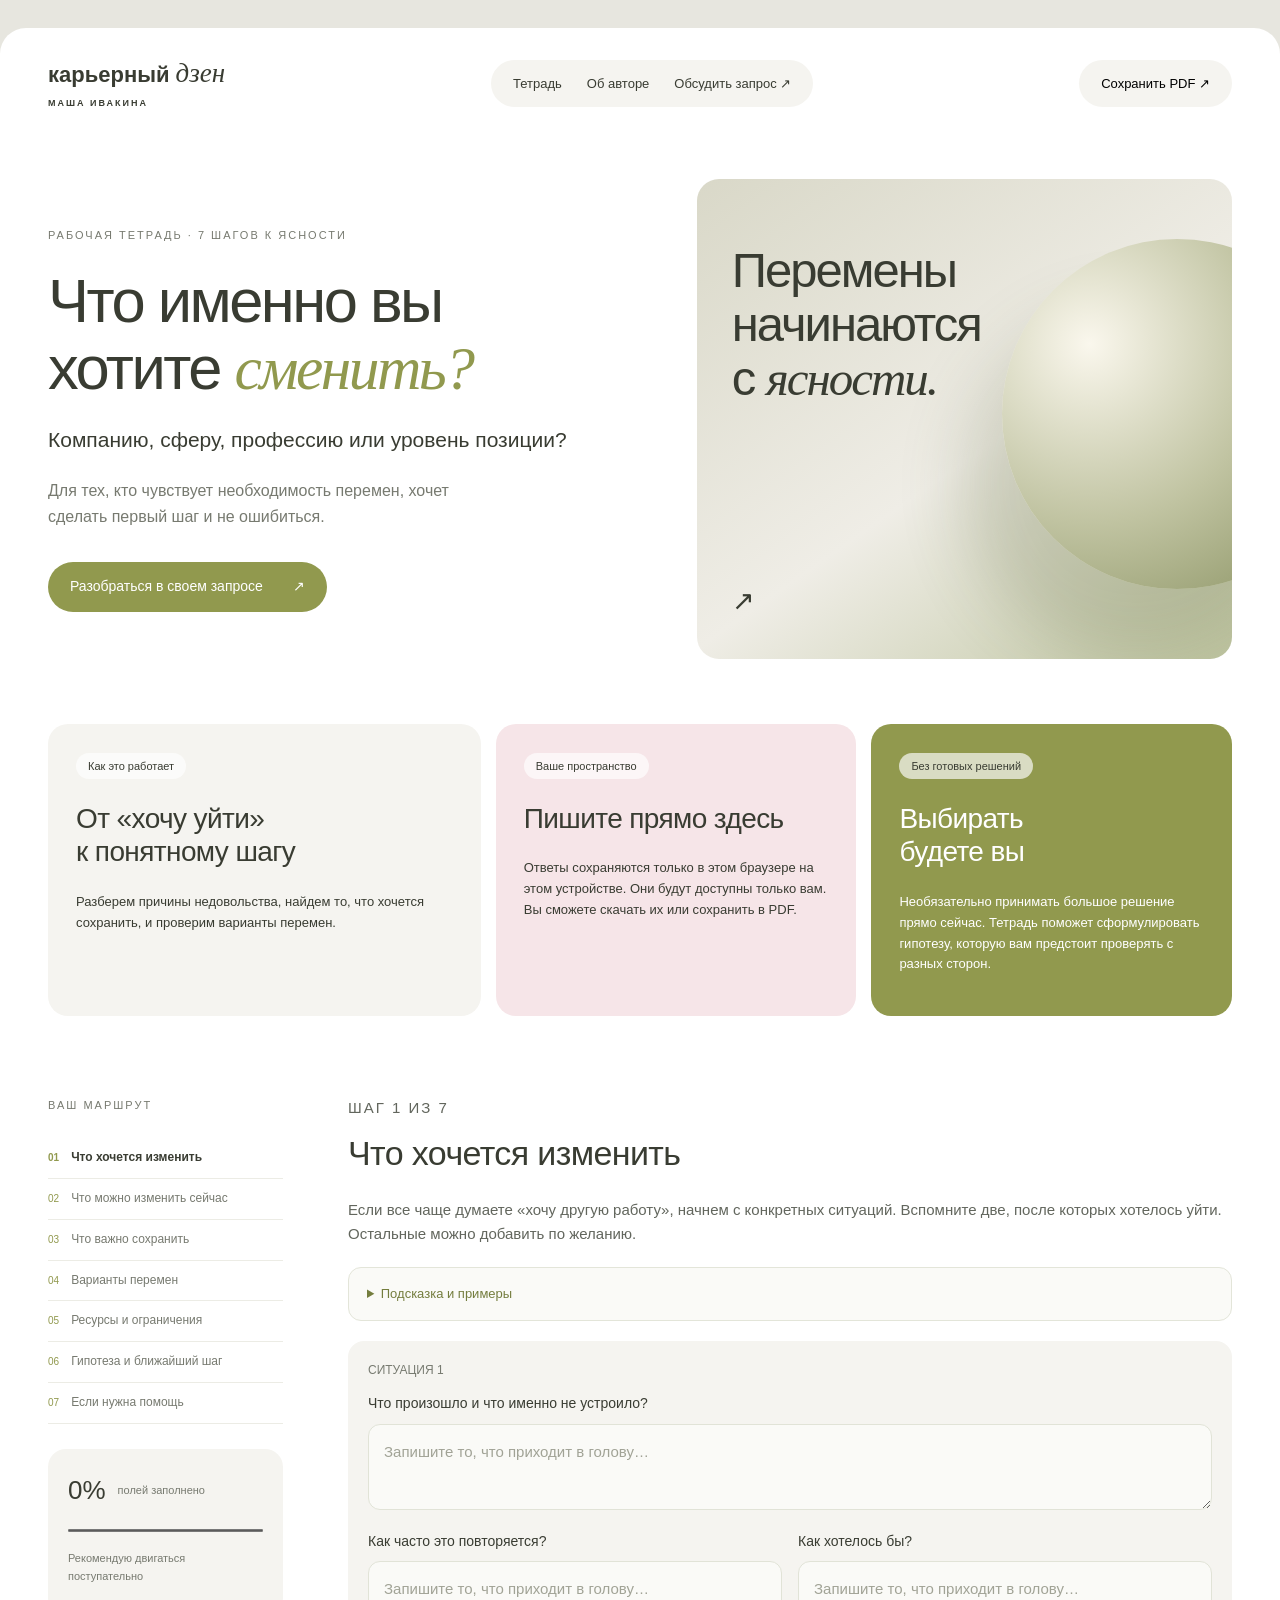
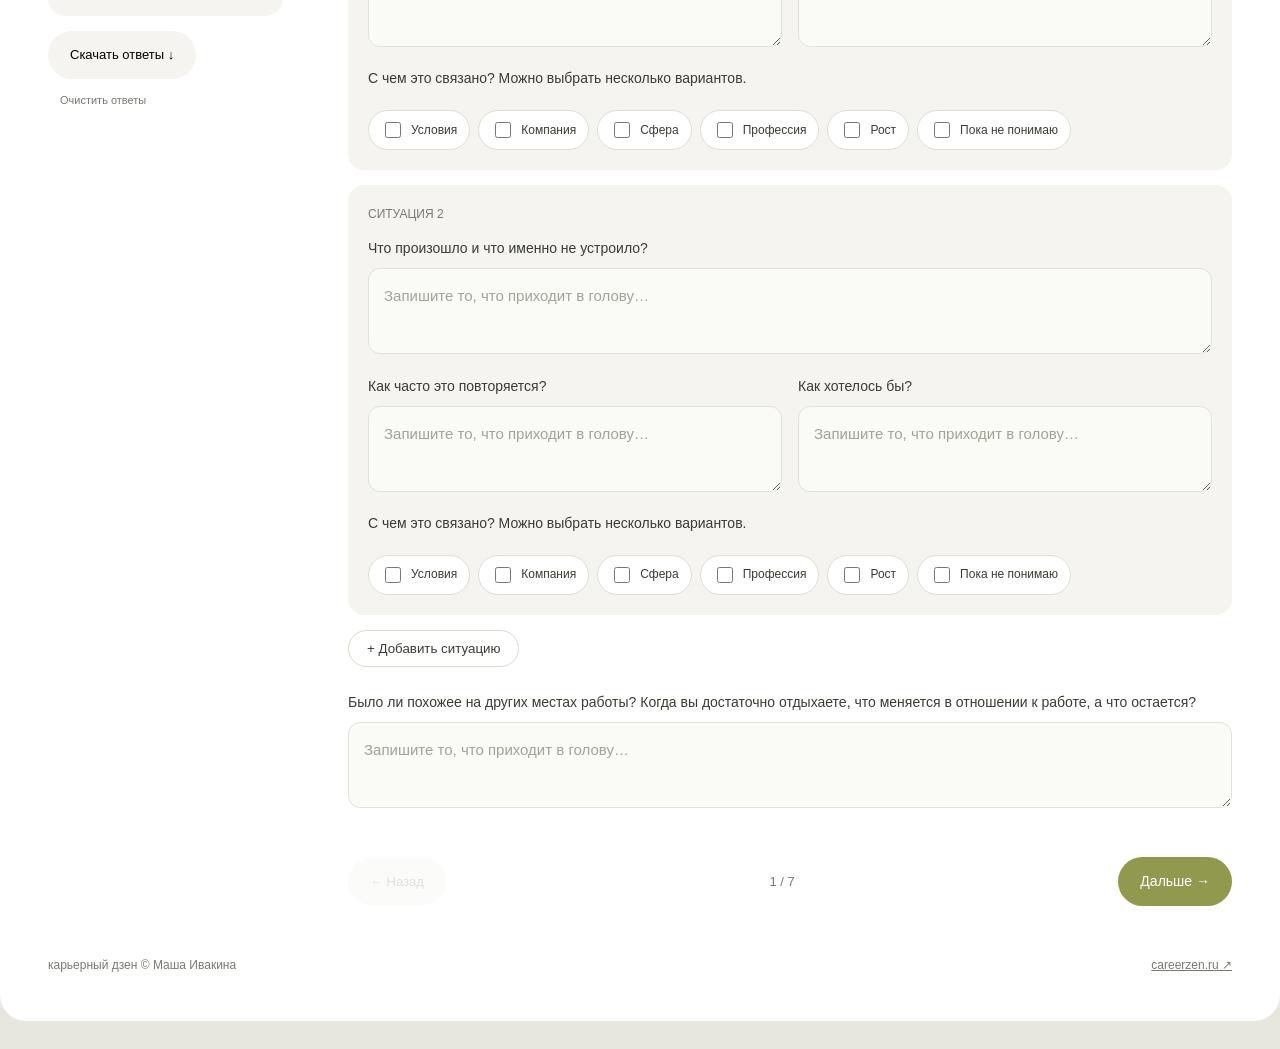
<file: career-change/index.html>
<!doctype html><html lang="ru"><head><meta charset="UTF-8"><meta name="viewport" content="width=device-width,initial-scale=1"><title>Тетрадь перемен — Карьерный дзен</title><meta name="description" content="Интерактивная рабочая тетрадь: понять, что хочется изменить в работе, и выбрать следующий шаг."><link rel="stylesheet" href="style.css?v=20261117-employer"></head><body><div class="shell"><header><a class="brand" href="#">карьерный <i>дзен</i><span>МАША ИВАКИНА</span></a><nav><a href="#workbook">Тетрадь</a><a href="#chapter-7">Об авторе</a><a href="https://careerzen.ru/#rec872205765" target="_blank" rel="noopener">Обсудить запрос ↗</a></nav><button class="small" id="print">Сохранить PDF ↗</button></header><main><section class="hero"><div><p class="eyebrow">РАБОЧАЯ ТЕТРАДЬ · 7 ШАГОВ К ЯСНОСТИ</p><h1>Что именно вы<br>хотите <em>сменить?</em></h1><p class="choices">Компанию, сферу, профессию или уровень позиции?</p><p class="lead">Для тех, кто чувствует необходимость перемен, хочет сделать первый шаг и не ошибиться.</p><a class="button" href="#workbook">Разобраться в своем запросе <span>↗</span></a></div><div class="hero-art" aria-hidden="true"><div class="orb"></div><p>Перемены<br>начинаются<br>с <i>ясности.</i></p><div class="art-bottom"><span>↗</span></div></div></section><section class="intro-grid"><div class="soft"><span class="tag">Как это работает</span><h2>От «хочу уйти»<br>к понятному шагу</h2><p>Разберем причины недовольства, найдем то, что хочется сохранить, и проверим варианты перемен.</p></div><div class="pink"><span class="tag">Ваше пространство</span><h2>Пишите прямо здесь</h2><p>Ответы сохраняются только в этом браузере на этом устройстве. Они будут доступны только вам. Вы сможете скачать их или сохранить в PDF.</p></div><div class="olive"><span class="tag">Без готовых решений</span><h2>Выбирать <br>будете вы</h2><p>Необязательно принимать большое решение прямо сейчас. Тетрадь поможет сформулировать гипотезу, которую вам предстоит проверять с разных сторон.</p></div></section><section id="workbook" class="workspace"><aside><p class="eyebrow">ВАШ МАРШРУТ</p><div id="steps"></div><div class="progress-card"><div><strong id="percent">0%</strong><span>полей заполнено</span></div><progress id="progress" value="0" max="100"></progress><p id="save-status" role="status">Рекомендую двигаться поступательно</p></div><button id="export" class="small">Скачать ответы ↓</button><button id="reset" class="text-button">Очистить ответы</button></aside><div><div id="sections"></div><div class="pager"><button id="back" class="small">← Назад</button><span id="page-label"></span><button id="next" class="button">Дальше →</button></div></div></section></main><footer><span>карьерный дзен © Маша Ивакина</span><a href="https://careerzen.ru" target="_blank" rel="noopener">careerzen.ru ↗</a></footer></div><script src="app.js?v=20261121-growth-short"></script></body></html>
</file>
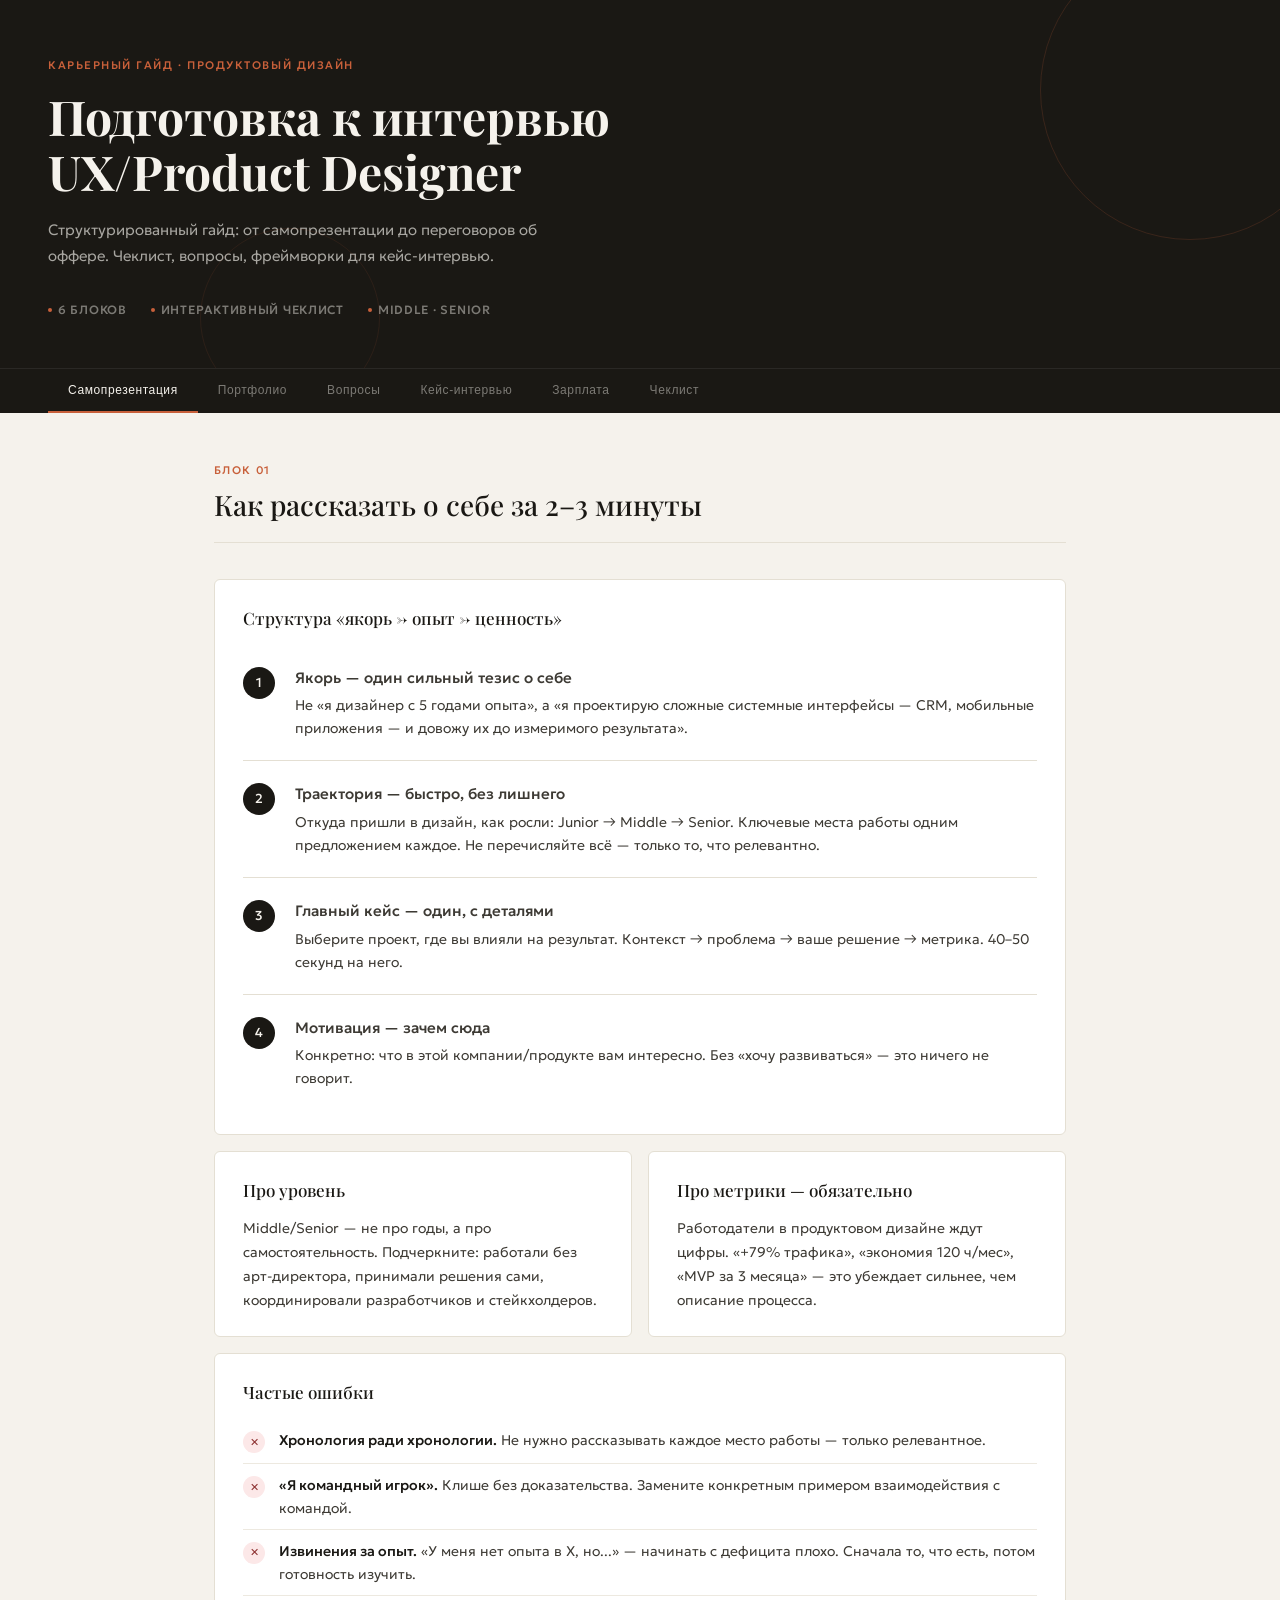
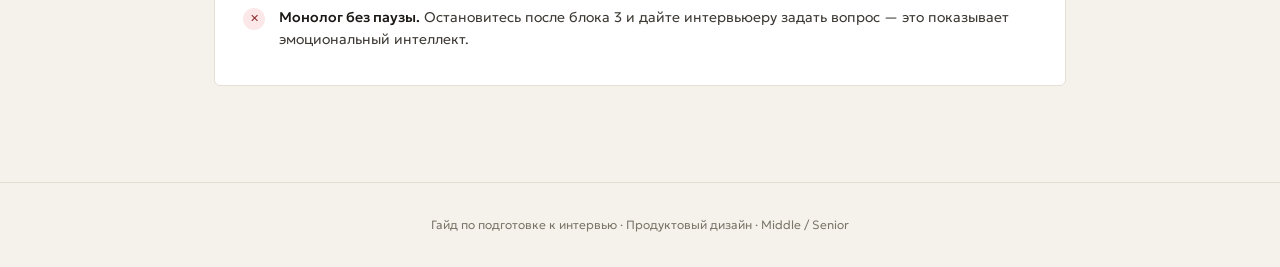
<file: interview-guide.html>
<!DOCTYPE html>
<html lang="ru">
<head>
<meta charset="UTF-8">
<meta name="viewport" content="width=device-width, initial-scale=1.0">
<title>Гайд по подготовке к интервью — Продуктовый дизайн</title>
<link href="https://fonts.googleapis.com/css2?family=Playfair+Display:wght@400;500;700&family=Geologica:wght@300;400;500&display=swap" rel="stylesheet">
<style>
  *, *::before, *::after { box-sizing: border-box; margin: 0; padding: 0; }

  :root {
    --ink: #1a1814;
    --ink2: #3d3a34;
    --ink3: #7a7568;
    --paper: #f5f2ec;
    --paper2: #ede9e0;
    --paper3: #e4dfd3;
    --accent: #c8603a;
    --accent2: #8b3a20;
    --gold: #b89a5a;
    --green: #3a6645;
    --red: #8b2e2e;
    --serif: 'Playfair Display', Georgia, serif;
    --sans: 'Geologica', sans-serif;
    --r: 6px;
  }

  html { scroll-behavior: smooth; }

  body {
    background: var(--paper);
    color: var(--ink);
    font-family: var(--sans);
    font-weight: 300;
    line-height: 1.7;
    min-height: 100vh;
  }

  /* ── HEADER ── */
  header {
    background: var(--ink);
    color: var(--paper);
    padding: 56px 48px 48px;
    position: relative;
    overflow: hidden;
  }
  header::before {
    content: '';
    position: absolute;
    top: -60px; right: -60px;
    width: 300px; height: 300px;
    border-radius: 50%;
    border: 1px solid rgba(200,96,58,.18);
  }
  header::after {
    content: '';
    position: absolute;
    bottom: -40px; left: 200px;
    width: 180px; height: 180px;
    border-radius: 50%;
    border: 1px solid rgba(200,96,58,.1);
  }
  .header-eyebrow {
    font-size: 11px;
    font-weight: 500;
    letter-spacing: .14em;
    text-transform: uppercase;
    color: var(--accent);
    margin-bottom: 14px;
  }
  header h1 {
    font-family: var(--serif);
    font-size: clamp(28px, 5vw, 48px);
    font-weight: 700;
    line-height: 1.15;
    max-width: 640px;
    margin-bottom: 18px;
  }
  header p {
    font-size: 15px;
    color: rgba(245,242,236,.65);
    max-width: 520px;
  }
  .header-meta {
    margin-top: 32px;
    display: flex;
    gap: 24px;
    flex-wrap: wrap;
  }
  .header-meta span {
    font-size: 12px;
    font-weight: 500;
    letter-spacing: .06em;
    text-transform: uppercase;
    color: rgba(245,242,236,.45);
    display: flex;
    align-items: center;
    gap: 6px;
  }
  .header-meta span::before {
    content: '';
    width: 4px; height: 4px;
    border-radius: 50%;
    background: var(--accent);
    flex-shrink: 0;
  }

  /* ── NAV ── */
  nav {
    background: var(--ink);
    border-top: 1px solid rgba(255,255,255,.07);
    padding: 0 48px;
    position: sticky;
    top: 0;
    z-index: 100;
    display: flex;
    gap: 0;
    overflow-x: auto;
    scrollbar-width: none;
  }
  nav::-webkit-scrollbar { display: none; }
  .nav-btn {
    padding: 14px 20px;
    font-size: 12px;
    font-weight: 500;
    letter-spacing: .05em;
    color: rgba(245,242,236,.45);
    background: none;
    border: none;
    border-bottom: 2px solid transparent;
    cursor: pointer;
    white-space: nowrap;
    transition: color .2s, border-color .2s;
  }
  .nav-btn:hover { color: rgba(245,242,236,.8); }
  .nav-btn.active { color: var(--paper); border-bottom-color: var(--accent); }

  /* ── MAIN ── */
  main {
    max-width: 900px;
    margin: 0 auto;
    padding: 48px 24px 80px;
  }

  .section { display: none; }
  .section.active { display: block; }

  /* ── SECTION HEADER ── */
  .section-header {
    margin-bottom: 36px;
    padding-bottom: 20px;
    border-bottom: 1px solid var(--paper3);
  }
  .section-eyebrow {
    font-size: 11px;
    font-weight: 500;
    letter-spacing: .12em;
    text-transform: uppercase;
    color: var(--accent);
    margin-bottom: 8px;
  }
  .section-title {
    font-family: var(--serif);
    font-size: 28px;
    font-weight: 500;
    color: var(--ink);
    line-height: 1.2;
  }

  /* ── CARDS ── */
  .card {
    background: #fff;
    border: 1px solid var(--paper3);
    border-radius: var(--r);
    padding: 24px 28px;
    margin-bottom: 16px;
  }
  .card-title {
    font-family: var(--serif);
    font-size: 17px;
    font-weight: 500;
    margin-bottom: 12px;
    color: var(--ink);
  }
  .card-body {
    font-size: 14px;
    color: var(--ink2);
    line-height: 1.7;
  }
  .card-body b { font-weight: 500; color: var(--ink); }
  .card.accent-left { border-left: 3px solid var(--accent); }
  .card.full-bg { background: var(--ink); color: var(--paper); border-color: var(--ink); }
  .card.full-bg .card-title { color: var(--paper); }
  .card.full-bg .card-body { color: rgba(245,242,236,.7); }

  .row { display: grid; grid-template-columns: 1fr 1fr; gap: 16px; margin-bottom: 16px; }
  @media (max-width: 600px) { .row { grid-template-columns: 1fr; } }
  .row .card { margin-bottom: 0; }

  /* ── STEPS ── */
  .steps { display: flex; flex-direction: column; gap: 0; }
  .step {
    display: flex;
    gap: 20px;
    padding: 20px 0;
    border-bottom: 1px solid var(--paper3);
    position: relative;
  }
  .step:last-child { border-bottom: none; }
  .step-num {
    flex-shrink: 0;
    width: 32px; height: 32px;
    border-radius: 50%;
    background: var(--ink);
    color: var(--paper);
    font-size: 13px;
    font-weight: 500;
    display: flex;
    align-items: center;
    justify-content: center;
    margin-top: 2px;
  }
  .step-content { flex: 1; }
  .step-title { font-weight: 500; font-size: 15px; margin-bottom: 4px; }
  .step-desc { font-size: 14px; color: var(--ink2); line-height: 1.65; }

  /* ── TAGS / PILLS ── */
  .pill {
    display: inline-block;
    font-size: 11px;
    font-weight: 500;
    padding: 3px 10px;
    border-radius: 20px;
    margin: 2px 3px 2px 0;
  }
  .pill-ink    { background: var(--ink); color: var(--paper); }
  .pill-accent { background: #fceee8; color: var(--accent2); }
  .pill-green  { background: #e8f3eb; color: var(--green); }
  .pill-gold   { background: #f5eddb; color: #7a6030; }
  .pill-red    { background: #f5e8e8; color: var(--red); }

  /* ── Q BLOCKS ── */
  .q-block {
    padding: 20px 24px;
    background: #fff;
    border: 1px solid var(--paper3);
    border-radius: var(--r);
    margin-bottom: 14px;
    border-left: 3px solid var(--paper3);
    transition: border-color .2s;
  }
  .q-block:hover { border-left-color: var(--accent); }
  .q-badge {
    display: inline-block;
    font-size: 11px;
    font-weight: 500;
    padding: 2px 8px;
    border-radius: 4px;
    margin-bottom: 8px;
    letter-spacing: .04em;
  }
  .badge-hard  { background: #fce8e8; color: var(--red); }
  .badge-med   { background: #f5eddb; color: #7a6030; }
  .badge-easy  { background: #e8f3eb; color: var(--green); }
  .q-text { font-weight: 500; font-size: 15px; margin-bottom: 8px; font-family: var(--serif); }
  .q-hint { font-size: 13px; color: var(--ink3); line-height: 1.65; }
  .q-hint b { font-weight: 500; color: var(--ink2); }

  /* ── CHECKLIST ── */
  .check-group { margin-bottom: 32px; }
  .check-group-title {
    font-size: 11px;
    font-weight: 500;
    letter-spacing: .12em;
    text-transform: uppercase;
    color: var(--ink3);
    margin-bottom: 12px;
    padding-bottom: 8px;
    border-bottom: 1px solid var(--paper3);
  }
  .check-item {
    display: flex;
    gap: 14px;
    align-items: flex-start;
    padding: 12px 0;
    border-bottom: 1px solid var(--paper2);
    cursor: pointer;
    transition: opacity .15s;
  }
  .check-item:last-child { border-bottom: none; }
  .check-item.done { opacity: .45; }
  .check-item.done .check-text { text-decoration: line-through; }
  .check-box {
    flex-shrink: 0;
    width: 20px; height: 20px;
    border-radius: 4px;
    border: 1.5px solid var(--paper3);
    background: #fff;
    display: flex;
    align-items: center;
    justify-content: center;
    margin-top: 2px;
    transition: all .15s;
    font-size: 12px;
    color: transparent;
  }
  .check-item.done .check-box {
    background: var(--ink);
    border-color: var(--ink);
    color: var(--paper);
  }
  .check-text { font-size: 14px; color: var(--ink2); line-height: 1.55; }

  /* ── MATCH ITEMS ── */
  .match-item {
    display: flex;
    gap: 14px;
    align-items: flex-start;
    padding: 10px 0;
    border-bottom: 1px solid var(--paper2);
    font-size: 14px;
    color: var(--ink2);
    line-height: 1.6;
  }
  .match-item:last-child { border-bottom: none; }
  .match-ico {
    flex-shrink: 0;
    width: 22px; height: 22px;
    border-radius: 50%;
    display: flex;
    align-items: center;
    justify-content: center;
    font-size: 11px;
    font-weight: 500;
    margin-top: 2px;
  }
  .ico-y { background: #e8f3eb; color: var(--green); }
  .ico-n { background: #fce8e8; color: var(--red); }
  .ico-m { background: #f5eddb; color: #7a6030; }

  /* ── SALARY HIGHLIGHT ── */
  .salary-quote {
    background: var(--paper2);
    border-left: 3px solid var(--gold);
    padding: 16px 20px;
    border-radius: 0 var(--r) var(--r) 0;
    font-size: 14px;
    color: var(--ink2);
    margin: 14px 0;
    font-style: italic;
    line-height: 1.65;
  }

  /* ── WARNINGS LIST ── */
  .warn-list { list-style: none; }
  .warn-list li {
    display: flex;
    gap: 10px;
    align-items: flex-start;
    font-size: 14px;
    color: var(--ink2);
    padding: 8px 0;
    border-bottom: 1px solid var(--paper2);
    line-height: 1.55;
  }
  .warn-list li:last-child { border-bottom: none; }
  .warn-list li::before {
    content: '—';
    color: var(--accent);
    flex-shrink: 0;
    font-weight: 500;
  }

  /* ── PROGRESS ── */
  #progress-bar {
    position: fixed;
    top: 0; left: 0;
    height: 2px;
    background: var(--accent);
    transition: width .1s;
    z-index: 999;
  }

  /* ── FOOTER ── */
  footer {
    text-align: center;
    padding: 32px;
    font-size: 12px;
    color: var(--ink3);
    border-top: 1px solid var(--paper3);
  }

  /* ── ANIMATIONS ── */
  @keyframes fadeUp {
    from { opacity: 0; transform: translateY(12px); }
    to   { opacity: 1; transform: translateY(0); }
  }
  .section.active { animation: fadeUp .25s ease; }
</style>
</head>
<body>

<div id="progress-bar"></div>

<header>
  <div class="header-eyebrow">Карьерный гайд · Продуктовый дизайн</div>
  <h1>Подготовка к&nbsp;интервью UX/Product Designer</h1>
  <p>Структурированный гайд: от самопрезентации до переговоров об оффере. Чеклист, вопросы, фреймворки для кейс-интервью.</p>
  <div class="header-meta">
    <span>6 блоков</span>
    <span>Интерактивный чеклист</span>
    <span>Middle · Senior</span>
  </div>
</header>

<nav>
  <button class="nav-btn active" onclick="show('self', this)">Самопрезентация</button>
  <button class="nav-btn" onclick="show('portfolio', this)">Портфолио</button>
  <button class="nav-btn" onclick="show('questions', this)">Вопросы</button>
  <button class="nav-btn" onclick="show('cases', this)">Кейс-интервью</button>
  <button class="nav-btn" onclick="show('salary', this)">Зарплата</button>
  <button class="nav-btn" onclick="show('checklist', this)">Чеклист</button>
</nav>

<main>

  <!-- ── SELF ── -->
  <div id="self" class="section active">
    <div class="section-header">
      <div class="section-eyebrow">Блок 01</div>
      <div class="section-title">Как рассказать о себе за 2–3 минуты</div>
    </div>

    <div class="card">
      <div class="card-title">Структура «якорь → опыт → ценность»</div>
      <div class="card-body">
        <div class="steps">
          <div class="step">
            <div class="step-num">1</div>
            <div class="step-content">
              <div class="step-title">Якорь — один сильный тезис о себе</div>
              <div class="step-desc">Не «я дизайнер с 5 годами опыта», а «я проектирую сложные системные интерфейсы — CRM, мобильные приложения — и довожу их до измеримого результата».</div>
            </div>
          </div>
          <div class="step">
            <div class="step-num">2</div>
            <div class="step-content">
              <div class="step-title">Траектория — быстро, без лишнего</div>
              <div class="step-desc">Откуда пришли в дизайн, как росли: Junior → Middle → Senior. Ключевые места работы одним предложением каждое. Не перечисляйте всё — только то, что релевантно.</div>
            </div>
          </div>
          <div class="step">
            <div class="step-num">3</div>
            <div class="step-content">
              <div class="step-title">Главный кейс — один, с деталями</div>
              <div class="step-desc">Выберите проект, где вы влияли на результат. Контекст → проблема → ваше решение → метрика. 40–50 секунд на него.</div>
            </div>
          </div>
          <div class="step">
            <div class="step-num">4</div>
            <div class="step-content">
              <div class="step-title">Мотивация — зачем сюда</div>
              <div class="step-desc">Конкретно: что в этой компании/продукте вам интересно. Без «хочу развиваться» — это ничего не говорит.</div>
            </div>
          </div>
        </div>
      </div>
    </div>

    <div class="row">
      <div class="card">
        <div class="card-title">Про уровень</div>
        <div class="card-body">Middle/Senior — не про годы, а про самостоятельность. Подчеркните: работали без арт-директора, принимали решения сами, координировали разработчиков и стейкхолдеров.</div>
      </div>
      <div class="card">
        <div class="card-title">Про метрики — обязательно</div>
        <div class="card-body">Работодатели в продуктовом дизайне ждут цифры. «+79% трафика», «экономия 120 ч/мес», «MVP за 3 месяца» — это убеждает сильнее, чем описание процесса.</div>
      </div>
    </div>

    <div class="card">
      <div class="card-title">Частые ошибки</div>
      <div class="card-body">
        <div class="match-item"><div class="match-ico ico-n">✕</div><div><b>Хронология ради хронологии.</b> Не нужно рассказывать каждое место работы — только релевантное.</div></div>
        <div class="match-item"><div class="match-ico ico-n">✕</div><div><b>«Я командный игрок».</b> Клише без доказательства. Замените конкретным примером взаимодействия с командой.</div></div>
        <div class="match-item"><div class="match-ico ico-n">✕</div><div><b>Извинения за опыт.</b> «У меня нет опыта в X, но...» — начинать с дефицита плохо. Сначала то, что есть, потом готовность изучить.</div></div>
        <div class="match-item"><div class="match-ico ico-n">✕</div><div><b>Монолог без паузы.</b> Остановитесь после блока 3 и дайте интервьюеру задать вопрос — это показывает эмоциональный интеллект.</div></div>
      </div>
    </div>
  </div>

  <!-- ── PORTFOLIO ── -->
  <div id="portfolio" class="section">
    <div class="section-header">
      <div class="section-eyebrow">Блок 02</div>
      <div class="section-title">Как подготовить и презентовать портфолио</div>
    </div>

    <div class="row">
      <div class="card">
        <div class="card-title">Структура кейса</div>
        <div class="card-body">
          <b>Контекст</b> — продукт, аудитория, ваша роль<br>
          <b>Проблема</b> — что было не так и откуда это известно<br>
          <b>Процесс</b> — исследование, гипотезы, итерации<br>
          <b>Решение</b> — финальный дизайн с обоснованием<br>
          <b>Результат</b> — метрики или обратная связь
        </div>
      </div>
      <div class="card">
        <div class="card-title">Сколько кейсов</div>
        <div class="card-body">3–5 глубоких кейса лучше, чем 12 поверхностных. Для senior-позиций важна глубина рассуждений.<br><br>Первый кейс — самый сильный. Открывают не тот, который нравится вам, а тот, который работает как аргумент.</div>
      </div>
    </div>

    <div class="card">
      <div class="card-title">Что интервьюер ищет в портфолио</div>
      <div class="card-body">
        <div style="margin-bottom: 14px;">
          <span class="pill pill-ink">Ход мысли</span>
          <span class="pill pill-ink">Работа с данными</span>
          <span class="pill pill-ink">Коллаборация</span>
          <span class="pill pill-ink">Итеративность</span>
          <span class="pill pill-accent">Влияние на продукт</span>
          <span class="pill pill-accent">Самостоятельность</span>
        </div>
        Интервьюер не смотрит на «красоту» — он смотрит, умеете ли вы решать проблемы. Покажите черновики, отброшенные варианты, объясните, почему выбрали именно это решение.
      </div>
    </div>

    <div class="card">
      <div class="card-title">Частые ошибки</div>
      <div class="card-body">
        <div class="match-item"><div class="match-ico ico-n">✕</div><div><b>Только финальные экраны</b> без объяснения процесса — непонятно, ваша ли это работа и почему именно такое решение.</div></div>
        <div class="match-item"><div class="match-ico ico-n">✕</div><div><b>Нет NDA-стратегии</b> — подготовьте, что скажете про проекты под NDA: покажите процесс без конкретных данных или попросите разрешение заранее.</div></div>
        <div class="match-item"><div class="match-ico ico-n">✕</div><div><b>Перегруженный Behance</b> как единственная ссылка — у вас нет контроля над тем, как это смотрится. Figma-презентация или PDF надёжнее.</div></div>
        <div class="match-item"><div class="match-ico ico-n">✕</div><div><b>«Я сделала дизайн» без роли</b> — всегда уточняйте, что именно было вашим: исследование, архитектура, визуал, вся система?</div></div>
      </div>
    </div>
  </div>

  <!-- ── QUESTIONS ── -->
  <div id="questions" class="section">
    <div class="section-header">
      <div class="section-eyebrow">Блок 03</div>
      <div class="section-title">Вопросы, которые задают чаще всего</div>
    </div>

    <div class="q-block">
      <div class="q-badge badge-hard">Сложный</div>
      <div class="q-text">«Расскажите о провале или ошибке в проекте»</div>
      <div class="q-hint"><b>Зачем спрашивают:</b> проверяют рефлексию и зрелость.<br><b>Как отвечать:</b> реальный кейс → что пошло не так → что вы поняли → что изменили после. Не оправдывайтесь и не сваливайте на команду. Вывод важнее самой ошибки.</div>
    </div>

    <div class="q-block">
      <div class="q-badge badge-hard">Сложный</div>
      <div class="q-text">«Как вы отстаиваете своё решение перед стейкхолдерами?»</div>
      <div class="q-hint"><b>Зачем спрашивают:</b> ищут дизайнера, а не исполнителя.<br><b>Как отвечать:</b> конкретный пример, где было давление. Покажите, что аргументируете через данные и цели продукта, а не через «мне так нравится». Упомяните случай, когда уступили — и почему это было правильно.</div>
    </div>

    <div class="q-block">
      <div class="q-badge badge-med">Средний</div>
      <div class="q-text">«Как вы работаете с пользовательскими исследованиями?»</div>
      <div class="q-hint"><b>Зачем спрашивают:</b> хотят понять, насколько вы data-driven.<br><b>Как отвечать:</b> назовите конкретные методы (интервью, usability-тест, аналитика). Покажите, как это влияло на решения — не просто «мы провели интервью», а «интервью показало X → мы изменили Y».</div>
    </div>

    <div class="q-block">
      <div class="q-badge badge-med">Средний</div>
      <div class="q-text">«Как вы приоритизируете задачи, когда их много?»</div>
      <div class="q-hint"><b>Зачем спрашивают:</b> проверяют самоорганизацию и понимание бизнес-логики.<br><b>Как отвечать:</b> упомяните конкретный подход (ICE, MoSCoW, договорённости с PM). Покажите, что умеете говорить «нет» или «не сейчас» и объяснять почему.</div>
    </div>

    <div class="q-block">
      <div class="q-badge badge-med">Средний</div>
      <div class="q-text">«Как вы работаете с дизайн-системой?»</div>
      <div class="q-hint"><b>Зачем спрашивают:</b> хотят знать, умеете ли вы строить систему или только рисовать.<br><b>Как отвечать:</b> расскажите про конкретную систему — компоненты, варианты, токены, документацию. Упомяните, как онбордили других дизайнеров или договаривались с разработчиками о реализации.</div>
    </div>

    <div class="q-block">
      <div class="q-badge badge-easy">Базовый</div>
      <div class="q-text">«Почему вы хотите уйти с текущего места?»</div>
      <div class="q-hint"><b>Как отвечать:</b> говорите про «к чему идёте», не про «от чего бежите». Никогда не критикуйте текущего работодателя. Фокус на новых задачах, масштабе, домене.</div>
    </div>

    <div class="q-block">
      <div class="q-badge badge-easy">Базовый</div>
      <div class="q-text">«Где вы видите себя через 2–3 года?»</div>
      <div class="q-hint"><b>Как отвечать:</b> не «хочу стать арт-директором» как мантра. Реальный вектор: углубление в продуктовую стратегию / рост в lead-дизайнера / экспертиза в домене. Свяжите с тем, что может дать эта компания.</div>
    </div>
  </div>

  <!-- ── CASES ── -->
  <div id="cases" class="section">
    <div class="section-header">
      <div class="section-eyebrow">Блок 04</div>
      <div class="section-title">Кейс-интервью и дизайн-задания</div>
    </div>

    <div class="card accent-left">
      <div class="card-title">Что такое кейс-интервью в дизайне</div>
      <div class="card-body">Вам дают задачу прямо на встрече: «Спроектируйте X» или «Как бы вы улучшили Y». Оценивают не результат, а <b>процесс рассуждений</b>. Правильных ответов нет — есть структурированные и хаотичные.</div>
    </div>

    <div class="card">
      <div class="card-title">Универсальный фреймворк для разбора задачи</div>
      <div class="card-body">
        <div class="steps">
          <div class="step">
            <div class="step-num">1</div>
            <div class="step-content">
              <div class="step-title">Уточните задачу</div>
              <div class="step-desc">«Для кого мы это делаем? Какая метрика успеха? Есть ли ограничения?» Вопросы показывают зрелость.</div>
            </div>
          </div>
          <div class="step">
            <div class="step-num">2</div>
            <div class="step-content">
              <div class="step-title">Определите пользователя и его цель</div>
              <div class="step-desc">Опишите сегмент, сценарий использования, боли. Не рисуйте интерфейс без этого шага.</div>
            </div>
          </div>
          <div class="step">
            <div class="step-num">3</div>
            <div class="step-content">
              <div class="step-title">Сформулируйте проблему</div>
              <div class="step-desc">«Пользователь хочет X, но сталкивается с Y» — одно предложение, которое направляет всё остальное.</div>
            </div>
          </div>
          <div class="step">
            <div class="step-num">4</div>
            <div class="step-content">
              <div class="step-title">Предложите 2–3 направления решения</div>
              <div class="step-desc">Не одно — покажите, что видите варианты. Выберите одно и объясните почему.</div>
            </div>
          </div>
          <div class="step">
            <div class="step-num">5</div>
            <div class="step-content">
              <div class="step-title">Набросайте концепцию</div>
              <div class="step-desc">Схема на бумаге, вайрфрейм вслух. Необязательно красиво — важно, что логика видна.</div>
            </div>
          </div>
          <div class="step">
            <div class="step-num">6</div>
            <div class="step-content">
              <div class="step-title">Критикуйте своё решение сами</div>
              <div class="step-desc">«Слабое место этого решения — X. Проверил бы через Y.» Это отличает senior от junior.</div>
            </div>
          </div>
        </div>
      </div>
    </div>

    <div class="row">
      <div class="card">
        <div class="card-title">Тестовое задание</div>
        <div class="card-body">Уточните срок и объём — «сколько часов вы ожидаете?» Лучше глубоко проработать один поток, чем 10 экранов поверхностно. Добавьте страницу с обоснованием решений — это часто важнее макетов.</div>
      </div>
      <div class="card">
        <div class="card-title">Живой разбор портфолио</div>
        <div class="card-body">Вас попросят «рассказать об этом кейсе подробнее». Готовьтесь к вопросам: «Почему именно такое решение?», «Что бы сделали иначе?», «Как разработчики это восприняли?»</div>
      </div>
    </div>
  </div>

  <!-- ── SALARY ── -->
  <div id="salary" class="section">
    <div class="section-header">
      <div class="section-eyebrow">Блок 05</div>
      <div class="section-title">Переговоры об условиях</div>
    </div>

    <div class="card">
      <div class="card-title">Когда и как называть цифру</div>
      <div class="card-body">
        В вопросе о зарплатных ожиданиях можно обозначить вилку: «от X до Y в зависимости от задач и формата». Обоснуйте через рынок и свои результаты:
        <div class="salary-quote">«Смотрела текущие офферы в этом сегменте, мой опыт и кейсы соответствуют диапазону X–Y».</div>
      </div>
    </div>

    <div class="row">
      <div class="card">
        <div class="card-title">На что обратить внимание кроме оклада</div>
        <div class="card-body">
          <ul class="warn-list">
            <li>Испытательный срок и его оплата</li>
            <li>Бюджет на обучение и конференции</li>
            <li>Как принимаются дизайн-решения</li>
            <li>Есть ли дизайн-ревью и культура обратной связи</li>
            <li>Roadmap продукта — есть ли что проектировать через год</li>
          </ul>
        </div>
      </div>
      <div class="card">
        <div class="card-title">Тревожные сигналы на интервью</div>
        <div class="card-body">
          <ul class="warn-list">
            <li>«Дизайнер у нас один» без контекста роли</li>
            <li>Не могут объяснить метрики продукта</li>
            <li>«Нарисуй — разработчики разберутся»</li>
            <li>Нет ответа на «как вы принимаете продуктовые решения»</li>
            <li>Торопят с ответом по офферу</li>
          </ul>
        </div>
      </div>
    </div>

    <div class="card accent-left">
      <div class="card-title">Если оффер ниже ожидаемого</div>
      <div class="card-body">Не соглашайтесь и не отказывайтесь сразу. Скажите: «Спасибо за оффер, мне нужно пара дней, чтобы всё обдумать». Потом либо контрпредложение с аргументами, либо осознанный отказ. Эмоциональные решения на месте — ошибка в обе стороны.</div>
    </div>
  </div>

  <!-- ── CHECKLIST ── -->
  <div id="checklist" class="section">
    <div class="section-header">
      <div class="section-eyebrow">Блок 06</div>
      <div class="section-title">Чеклист подготовки</div>
    </div>

    <div class="check-group">
      <div class="check-group-title">За неделю до</div>
      <div class="check-item" onclick="toggleCheck(this)"><div class="check-box">✓</div><div class="check-text">Обновить портфолио: убрать слабые работы, добавить метрики</div></div>
      <div class="check-item" onclick="toggleCheck(this)"><div class="check-box">✓</div><div class="check-text">Подготовить 3–5 глубоких кейса со структурой: контекст → процесс → результат</div></div>
      <div class="check-item" onclick="toggleCheck(this)"><div class="check-box">✓</div><div class="check-text">Написать 2–3 версии самопрезентации под разные типы компаний</div></div>
      <div class="check-item" onclick="toggleCheck(this)"><div class="check-box">✓</div><div class="check-text">Исследовать компанию: продукт, аудитория, конкуренты, последние новости</div></div>
      <div class="check-item" onclick="toggleCheck(this)"><div class="check-box">✓</div><div class="check-text">Подготовить ответы на 7 базовых вопросов и отрепетировать вслух</div></div>
      <div class="check-item" onclick="toggleCheck(this)"><div class="check-box">✓</div><div class="check-text">Сформулировать вилку зарплаты с обоснованием</div></div>
    </div>

    <div class="check-group">
      <div class="check-group-title">За день до</div>
      <div class="check-item" onclick="toggleCheck(this)"><div class="check-box">✓</div><div class="check-text">Проверить, что ссылки на портфолио работают и открываются быстро</div></div>
      <div class="check-item" onclick="toggleCheck(this)"><div class="check-box">✓</div><div class="check-text">Подготовить вопросы работодателю (минимум 3)</div></div>
      <div class="check-item" onclick="toggleCheck(this)"><div class="check-box">✓</div><div class="check-text">Прочитать последние материалы о компании и продукте</div></div>
      <div class="check-item" onclick="toggleCheck(this)"><div class="check-box">✓</div><div class="check-text">Открыть оффлайн-версию кейсов на случай проблем с интернетом</div></div>
      <div class="check-item" onclick="toggleCheck(this)"><div class="check-box">✓</div><div class="check-text">Выспаться</div></div>
    </div>

    <div class="check-group">
      <div class="check-group-title">В день интервью</div>
      <div class="check-item" onclick="toggleCheck(this)"><div class="check-box">✓</div><div class="check-text">Войти в звонок за 5 минут, проверить камеру и микрофон</div></div>
      <div class="check-item" onclick="toggleCheck(this)"><div class="check-box">✓</div><div class="check-text">Держать портфолио открытым в отдельной вкладке</div></div>
      <div class="check-item" onclick="toggleCheck(this)"><div class="check-box">✓</div><div class="check-text">Блокнот для заметок во время разговора</div></div>
      <div class="check-item" onclick="toggleCheck(this)"><div class="check-box">✓</div><div class="check-text">После интервью записать вопросы, которые поставили в тупик — для работы над ошибками</div></div>
    </div>
  </div>

</main>

<footer>
  Гайд по подготовке к интервью · Продуктовый дизайн · Middle / Senior
</footer>

<script>
function show(id, btn) {
  document.querySelectorAll('.section').forEach(s => s.classList.remove('active'));
  document.querySelectorAll('.nav-btn').forEach(b => b.classList.remove('active'));
  document.getElementById(id).classList.add('active');
  if (btn) btn.classList.add('active');
  window.scrollTo({ top: 0, behavior: 'smooth' });
}

function toggleCheck(el) {
  el.classList.toggle('done');
}

window.addEventListener('scroll', () => {
  const pct = (window.scrollY / (document.body.scrollHeight - window.innerHeight)) * 100;
  document.getElementById('progress-bar').style.width = pct + '%';
});
</script>
</body>
</html>
</file>
<file: career-change/style.css>
:root{--ink:#393c32;--muted:#777a70;--olive:#91994e;--paper:#f5f4f0;--pink:#f6e5e8}*{box-sizing:border-box}html{scroll-behavior:smooth;scroll-padding-top:28px}body{margin:0;background:#e7e6df;color:var(--ink);font:16px/1.65 Arial,sans-serif}.shell{max-width:1390px;margin:28px auto;background:#fff;border-radius:26px;padding:30px 48px}header{display:flex;align-items:center;justify-content:space-between;gap:20px}.brand{font-size:22px;font-weight:bold;line-height:1.1;text-decoration:none}.brand i{font:italic 27px Georgia,serif}.brand span{display:block;letter-spacing:2px;font-size:9px;margin-top:10px}a{color:inherit}nav{display:flex;background:var(--paper);border-radius:40px;padding:13px 22px;gap:25px}nav a{text-decoration:none;font-size:13px}.small,.button{border:0;border-radius:40px;padding:13px 22px;font:inherit;cursor:pointer;text-decoration:none;display:inline-flex;align-items:center;justify-content:center;gap:30px}.small{background:var(--paper);font-size:13px}.button{background:var(--olive);color:white;font-size:14px}.hero{display:grid;grid-template-columns:1.1fr 1fr;gap:60px;padding:70px 0 65px;align-items:center}.eyebrow{font-size:11px;letter-spacing:2px;color:var(--muted);margin:0 0 24px}h1{font-size:clamp(40px,4.8vw,68px);font-weight:400;line-height:1.08;letter-spacing:-2.5px;margin:0 0 22px}em{font-family:Georgia,serif;font-weight:400;color:var(--olive)}.choices{font-size:21px;margin:0 0 20px}.lead{max-width:410px;color:var(--muted);margin-bottom:32px}.hint{font-size:12px;color:var(--muted);margin-top:15px}.hero-art{min-height:480px;border-radius:22px;background:linear-gradient(145deg,#d9d8c8,#efede6 55%,#c0c6a2);position:relative;overflow:hidden;padding:35px;display:flex;flex-direction:column;justify-content:space-between}.hero-art p{font-size:49px;line-height:1.1;letter-spacing:-2px;z-index:1;margin:30px 0}.hero-art i{font-family:Georgia,serif}.art-label{font-size:10px;letter-spacing:2px;z-index:1}.orb{position:absolute;width:350px;height:350px;border-radius:50%;right:-120px;top:60px;background:radial-gradient(circle at 25% 30%,#faf7ed,#c0c3a1 50%,#838c5a);box-shadow:-40px 70px 65px #565e3433}.art-bottom{display:flex;justify-content:space-between;font-size:12px;z-index:1}.art-bottom span:last-child{font-size:27px}.intro-grid{display:grid;grid-template-columns:1.2fr 1fr 1fr;gap:15px;margin-bottom:80px}.intro-grid>div{padding:28px;border-radius:20px}.soft{background:var(--paper)}.pink{background:var(--pink)}.olive{background:var(--olive);color:white}.tag{font-size:11px;background:#ffffffa8;border-radius:20px;padding:7px 12px;color:var(--ink)}h2{font-size:28px;font-weight:400;line-height:1.2;letter-spacing:-.6px}.intro-grid p{font-size:13px;line-height:1.6}.workspace{display:grid;grid-template-columns:235px minmax(0,1fr);gap:65px}aside{position:sticky;top:25px;align-self:start}#steps a{display:flex;gap:12px;font-size:12px;text-decoration:none;padding:10px 0;border-bottom:1px solid #ecece5;color:var(--muted)}#steps a.active{color:var(--ink);font-weight:bold}#steps a span{font-size:10px;color:var(--olive);padding-top:2px}.progress-card{margin:25px 0 15px;padding:20px;background:var(--paper);border-radius:18px}.progress-card>div{display:flex;align-items:center;gap:12px}.progress-card strong{font-size:26px;font-weight:400}.progress-card span,.progress-card p{font-size:11px;color:var(--muted)}progress{width:100%;height:5px;accent-color:var(--olive)}.text-button{display:block;background:none;border:0;font:inherit;font-size:11px;color:var(--muted);padding:12px;cursor:pointer}.chapter{padding:0 0 55px;margin-bottom:45px;border-bottom:1px solid #e7e8df;scroll-margin-top:30px}.chapter h2{font-size:34px;margin:12px 0 24px}.chapter p{color:#62665d;font-size:15px}.chapter .num{font:italic 29px Georgia;color:var(--olive)}label{display:block;margin:24px 0 8px;font-size:14px}textarea,input{width:100%;border:1px solid #e1e3d7;border-radius:12px;background:#fafaf7;padding:15px;color:var(--ink);font:15px/1.55 Arial;resize:vertical;min-height:100px;transition:border .2s}textarea:focus,input:focus{outline:2px solid #929a4d77;outline-offset:2px;background:white}textarea::placeholder,input::placeholder{color:#a1a396}input{min-height:0}.note{padding:20px 24px;background:var(--pink);border-radius:14px;font-size:13px;margin:22px 0}.row-card{background:var(--paper);padding:20px;border-radius:16px;margin:15px 0}.row-card label{margin-top:12px}.row-card .row-top{display:flex;justify-content:space-between;font-size:12px;color:var(--muted)}.remove{border:0;background:none;color:var(--muted);cursor:pointer}.add{background:white;border:1px solid #d7dbc7;border-radius:30px;padding:10px 18px;cursor:pointer;color:var(--ink)}.reference{display:grid;grid-template-columns:1fr 1fr;gap:12px}.reference>div{padding:20px;background:var(--paper);border-radius:14px;font-size:13px}.reference p{font-size:13px;margin-bottom:0}.hypothesis{border-left:3px solid var(--olive);padding-left:22px;margin-top:30px}.hypothesis h3{font-size:20px;font-weight:400}.about{background:var(--paper);border-radius:24px;padding:50px;margin:35px 0}.about h2{font-size:43px}.about>p{max-width:750px}footer{display:flex;justify-content:space-between;color:var(--muted);font-size:12px;padding:15px 0}button:focus-visible,a:focus-visible{outline:2px solid var(--olive);outline-offset:4px}@media(max-width:900px){.shell{margin:12px;padding:24px}.hero{gap:25px}.hero-art{min-height:400px}.hero-art p{font-size:40px}.workspace{grid-template-columns:180px 1fr;gap:25px}nav{display:none}.intro-grid{grid-template-columns:1fr}.intro-grid h2 br{display:none}}@media(max-width:600px){.shell{margin:0;border-radius:0;padding:22px}.hero{grid-template-columns:1fr;padding:45px 0}.hero-art{min-height:300px}.hero-art p{font-size:43px}.intro-grid{margin-bottom:45px}.workspace{display:block}aside{position:static;margin-bottom:40px}#steps{display:flex;overflow:auto;gap:14px}#steps a{min-width:125px}.progress-card{margin-top:12px}.chapter h2{font-size:28px}.reference{grid-template-columns:1fr}.about{padding:25px}.about h2{font-size:32px}h1{letter-spacing:-1.5px}.brand{font-size:18px}header .small{padding:10px 14px}}@media print{body{background:white}.shell{margin:0;padding:0;max-width:none}header,nav,aside,.hero-art,.intro-grid,.add,.remove,.button,.hint,footer{display:none!important}.hero{display:block;padding:10px 0}.workspace{display:block}.chapter{break-inside:avoid;padding-bottom:20px;margin-bottom:20px}.chapter h2{font-size:24px}textarea{border:0;background:white;resize:none;overflow:visible;min-height:60px}.about{padding:20px}.row-card{break-inside:avoid}.print-answer{white-space:pre-wrap;border-bottom:1px solid #ddd;padding:10px 0;min-height:30px}}

.cases{padding-left:22px;max-width:800px}.cases li{margin:12px 0}
[hidden]{display:none!important}.pager{display:flex;justify-content:space-between;align-items:center;padding:15px 0 35px}.pager span{font-size:13px;color:var(--muted)}.pager button:disabled{opacity:.4;cursor:default}.chapter{margin-bottom:0;padding-bottom:25px;border-bottom:0;min-height:520px}.chapter .eyebrow{margin:0}textarea{min-height:86px;overflow:hidden}.two-fields{display:grid;grid-template-columns:1fr 1fr;gap:16px}.help{margin:20px 0;padding:15px 18px;border:1px solid #e3e5d9;border-radius:13px;background:#fafaf7}.help summary{cursor:pointer;font-size:13px;color:#747d3e}.help p{font-size:13px}.chips{display:flex;flex-wrap:wrap;gap:8px}.chip{display:flex;align-items:center;gap:7px;margin:0;padding:8px 12px;border:1px solid #dce0cf;border-radius:24px;background:white;font-size:12px}.chip input,.check input{width:16px;height:16px;min-height:0;accent-color:var(--olive);padding:0;flex-shrink:0}.check{display:flex;gap:10px;align-items:flex-start;font-size:13px;margin:15px 0}.check input{margin-top:3px}select{width:100%;padding:15px;border:1px solid #dce0cf;border-radius:12px;background:#fafaf7;font:inherit;color:var(--ink)}.recap{background:#eef0e3;padding:26px;border-radius:18px;margin-top:30px}.recap h3{font-size:24px;font-weight:400;margin:10px 0}.recap dt{font-size:11px;text-transform:uppercase;letter-spacing:1px;color:var(--muted);margin:20px 0 5px}.recap dd{margin:0;white-space:pre-wrap;font-size:15px}.author{border-top:1px solid #e3e5d9;padding-top:32px;margin-top:35px}.author h3{font-size:23px;font-weight:400}.legacy{padding:12px;border-left:2px solid var(--olive)}@media(max-width:600px){.two-fields{grid-template-columns:1fr}.pager{position:sticky;bottom:0;background:#ffffffed;padding:15px 0}.chapter{min-height:0}}@media print{.chapter[hidden]{display:block!important}.pager,.help summary,.chips input{display:none!important}.help>*{display:block!important}.workspace{display:block}.chapter{min-height:0;break-inside:auto}.row-card{break-inside:avoid}.hero{display:none}.help{border:0}.recap{break-inside:avoid}}

.three-fields{display:grid;grid-template-columns:repeat(3,minmax(0,1fr));gap:16px}.three-fields>div{min-width:0}.three-fields label{min-height:48px;line-height:1.5}.three-fields textarea{min-height:140px}.legacy p{white-space:pre-wrap}@media(max-width:700px){.three-fields{grid-template-columns:1fr}.three-fields label{min-height:0}.three-fields textarea{min-height:95px}}

.hint-content{font-size:13px;line-height:1.65;margin-top:14px}.hint-content p{margin:12px 0}.hint-content h3{font-size:20px;line-height:1.35}.decision-check{border-top:1px solid #dfe3d3;padding-top:15px;margin-top:22px}.decision-check h4{font-size:15px;font-weight:600;margin:0 0 14px}.decision-check .check{line-height:1.55}
</file>
